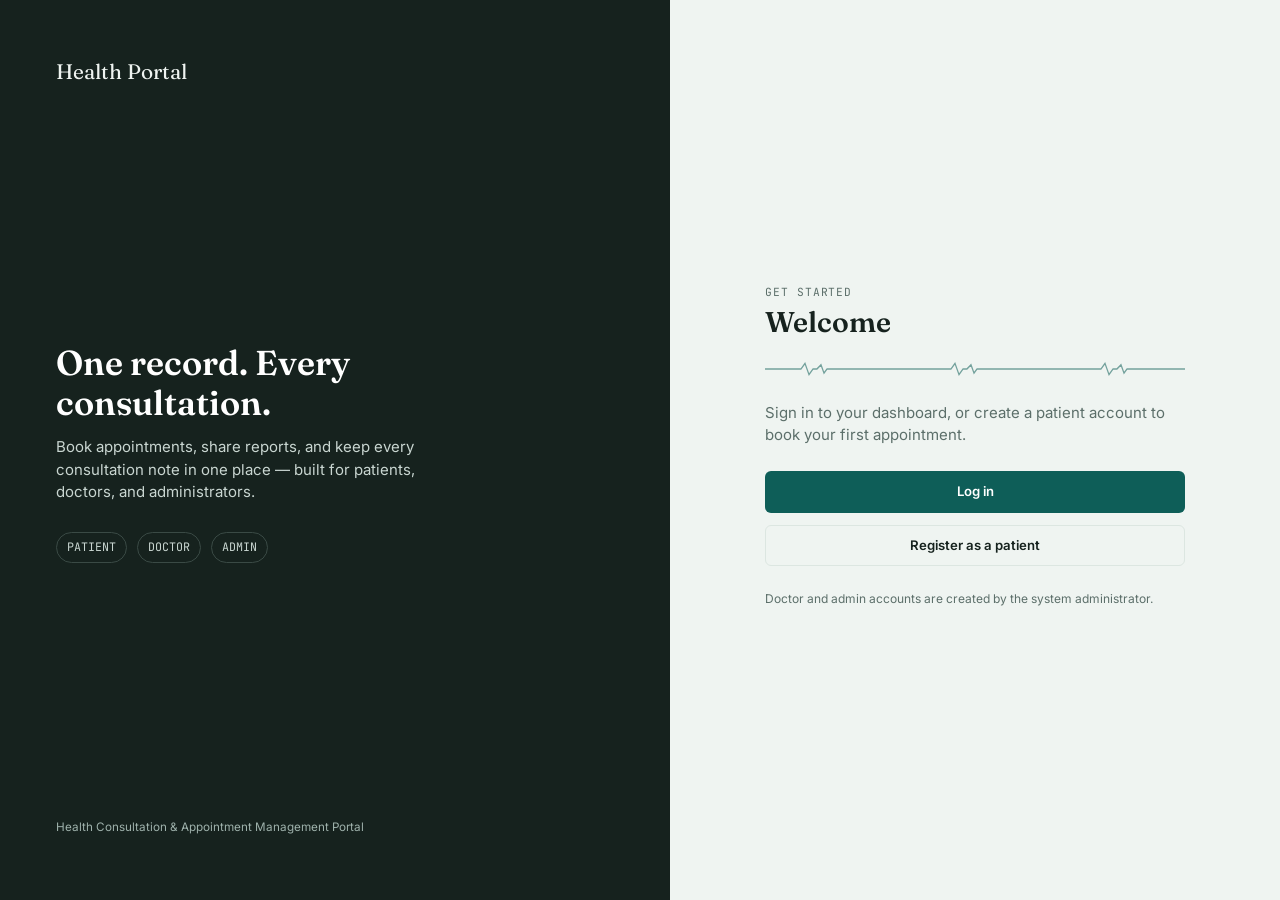
<file: frontend/index.html>
<!DOCTYPE html>
<html lang="en">
<head>
<meta charset="UTF-8">
<meta name="viewport" content="width=device-width, initial-scale=1.0">
<title>Health Consultation &amp; Appointment Portal</title>
<link rel="stylesheet" href="assets/css/style.css">
</head>
<body data-role="patient">

<div class="auth-shell">
  <aside class="auth-aside">
    <div class="brand">Health Portal</div>
    <div class="pitch">
      <h1>One record. Every consultation.</h1>
      <p>Book appointments, share reports, and keep every consultation note in one place — built for patients, doctors, and administrators.</p>
      <div class="roles">
        <span class="role-chip">PATIENT</span>
        <span class="role-chip">DOCTOR</span>
        <span class="role-chip">ADMIN</span>
      </div>
    </div>
    <p class="muted" style="color:#9FB2AC; font-size:0.78rem;">Health Consultation &amp; Appointment Management Portal</p>
  </aside>

  <main class="auth-main">
    <div class="auth-card">
      <div class="eyebrow">Get started</div>
      <h1>Welcome</h1>
      <div class="vital-divider"></div>
      <p class="muted" style="margin-bottom:24px;">Sign in to your dashboard, or create a patient account to book your first appointment.</p>

      <a class="btn btn-primary btn-block" href="login.html" style="margin-bottom:12px;">Log in</a>
      <a class="btn btn-outline btn-block" href="register.html">Register as a patient</a>

      <p class="muted" style="margin-top:24px; font-size:0.8rem;">
        Doctor and admin accounts are created by the system administrator.
      </p>
    </div>
  </main>
</div>

</body>
</html>
</file>
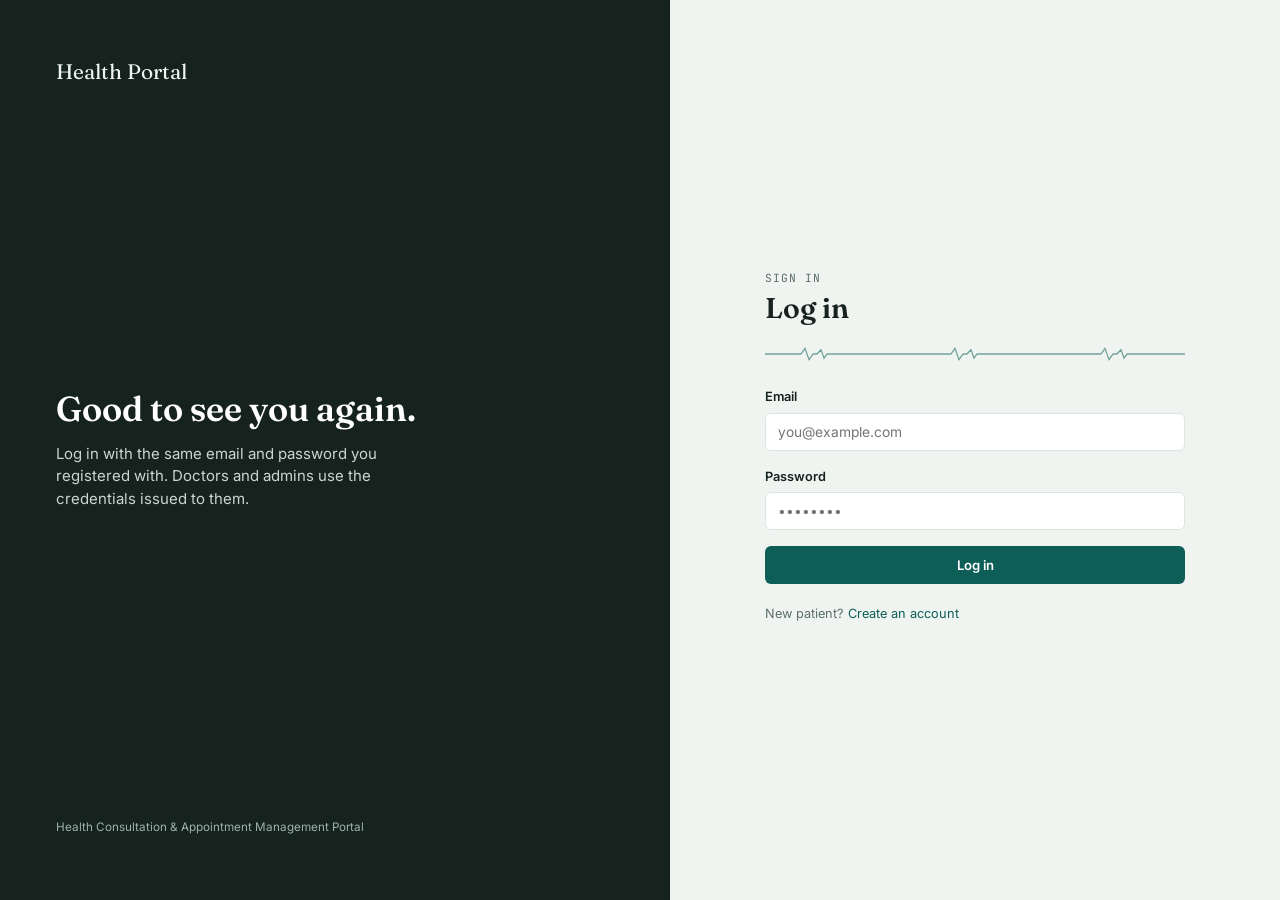
<file: frontend/login.html>
<!DOCTYPE html>
<html lang="en">
<head>
<meta charset="UTF-8">
<meta name="viewport" content="width=device-width, initial-scale=1.0">
<title>Log in — Health Portal</title>
<link rel="stylesheet" href="assets/css/style.css">
</head>
<body data-role="patient">

<div class="auth-shell">
  <aside class="auth-aside">
    <div class="brand">Health Portal</div>
    <div class="pitch">
      <h1>Good to see you again.</h1>
      <p>Log in with the same email and password you registered with. Doctors and admins use the credentials issued to them.</p>
    </div>
    <p class="muted" style="color:#9FB2AC; font-size:0.78rem;">Health Consultation &amp; Appointment Management Portal</p>
  </aside>

  <main class="auth-main">
    <div class="auth-card">
      <div class="eyebrow">Sign in</div>
      <h1>Log in</h1>
      <div class="vital-divider"></div>

      <form id="loginForm" novalidate>
        <div class="field">
          <label for="email">Email</label>
          <input type="email" id="email" name="email" autocomplete="email" placeholder="you@example.com">
          <div class="error"></div>
        </div>
        <div class="field">
          <label for="password">Password</label>
          <input type="password" id="password" name="password" autocomplete="current-password" placeholder="••••••••">
          <div class="error"></div>
        </div>
        <button type="submit" class="btn btn-primary btn-block">Log in</button>
      </form>

      <p class="muted" style="margin-top:20px; font-size:0.85rem;">
        New patient? <a href="register.html">Create an account</a>
      </p>
    </div>
  </main>
</div>

<script>window.API_BASE = '../backend/api';</script>
<script src="assets/js/api.js"></script>
<script src="assets/js/validation.js"></script>
<script>
const form = document.getElementById('loginForm');

form.addEventListener('submit', async (e) => {
  e.preventDefault();
  const valid = validateForm(form, {
    email: [required, isEmail],
    password: [required],
  });
  if (!valid) return;

  const btn = form.querySelector('button[type="submit"]');
  btn.disabled = true;
  btn.textContent = 'Logging in…';

  const res = await apiCall('auth', 'login', {
    email: form.email.value.trim(),
    password: form.password.value,
  });

  btn.disabled = false;
  btn.textContent = 'Log in';

  if (!res.success) {
    toast(res.message, 'error');
    return;
  }

  const role = res.data.role;
  if (role === 'patient') window.location.href = 'patient/dashboard.html';
  else if (role === 'doctor') window.location.href = 'doctor/dashboard.html';
  else window.location.href = 'admin/dashboard.html';
});
</script>

</body>
</html>
</file>
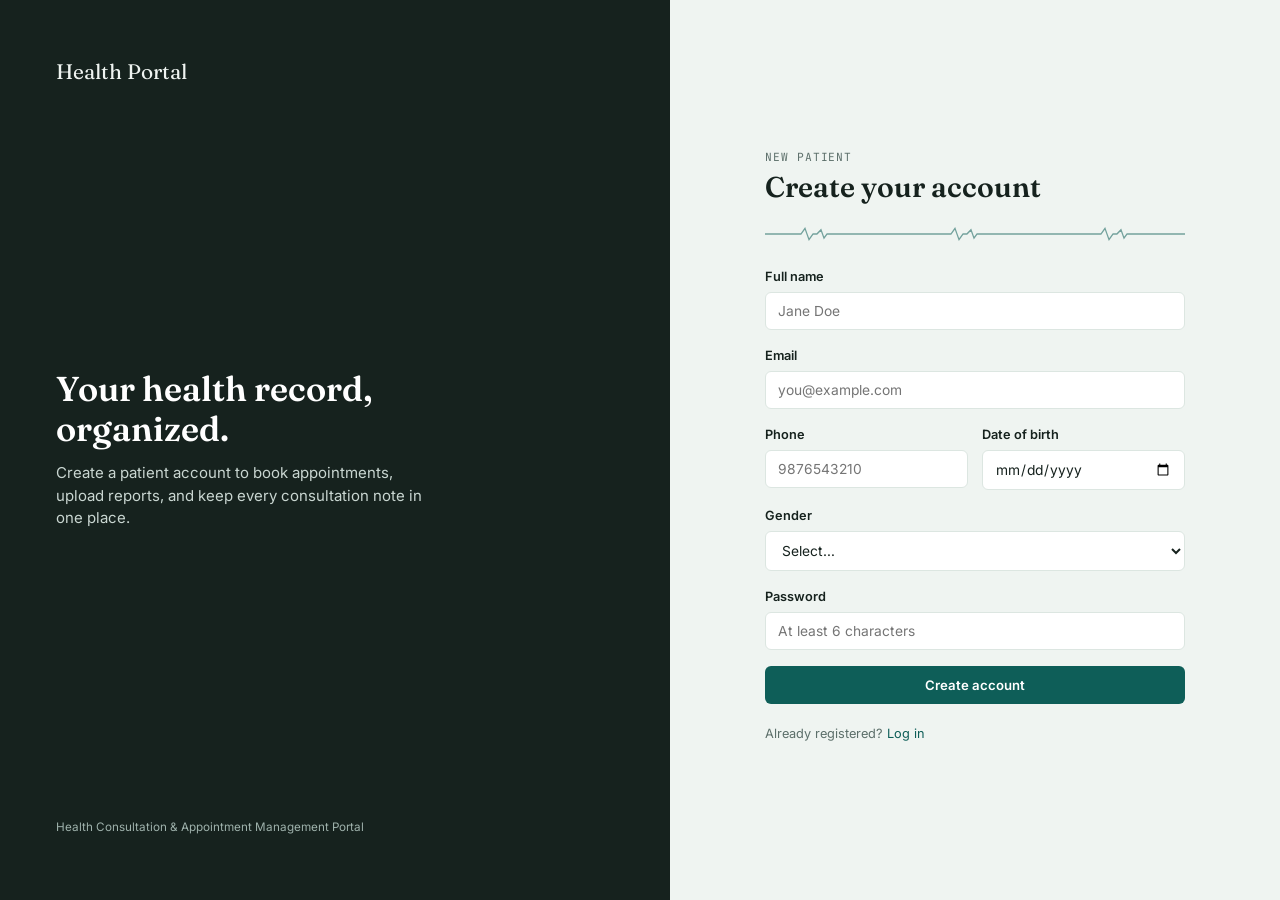
<file: frontend/register.html>
<!DOCTYPE html>
<html lang="en">
<head>
<meta charset="UTF-8">
<meta name="viewport" content="width=device-width, initial-scale=1.0">
<title>Register — Health Portal</title>
<link rel="stylesheet" href="assets/css/style.css">
</head>
<body data-role="patient">

<div class="auth-shell">
  <aside class="auth-aside">
    <div class="brand">Health Portal</div>
    <div class="pitch">
      <h1>Your health record, organized.</h1>
      <p>Create a patient account to book appointments, upload reports, and keep every consultation note in one place.</p>
    </div>
    <p class="muted" style="color:#9FB2AC; font-size:0.78rem;">Health Consultation &amp; Appointment Management Portal</p>
  </aside>

  <main class="auth-main">
    <div class="auth-card">
      <div class="eyebrow">New patient</div>
      <h1>Create your account</h1>
      <div class="vital-divider"></div>

      <form id="registerForm" novalidate>
        <div class="field">
          <label for="name">Full name</label>
          <input type="text" id="name" name="name" placeholder="Jane Doe">
          <div class="error"></div>
        </div>
        <div class="field">
          <label for="email">Email</label>
          <input type="email" id="email" name="email" placeholder="you@example.com">
          <div class="error"></div>
        </div>
        <div class="row-2">
          <div class="field">
            <label for="phone">Phone</label>
            <input type="text" id="phone" name="phone" placeholder="9876543210">
            <div class="error"></div>
          </div>
          <div class="field">
            <label for="dob">Date of birth</label>
            <input type="date" id="dob" name="dob">
            <div class="error"></div>
          </div>
        </div>
        <div class="field">
          <label for="gender">Gender</label>
          <select id="gender" name="gender">
            <option value="">Select…</option>
            <option value="male">Male</option>
            <option value="female">Female</option>
            <option value="other">Other</option>
          </select>
        </div>
        <div class="field">
          <label for="password">Password</label>
          <input type="password" id="password" name="password" placeholder="At least 6 characters">
          <div class="error"></div>
        </div>
        <button type="submit" class="btn btn-primary btn-block">Create account</button>
      </form>

      <p class="muted" style="margin-top:20px; font-size:0.85rem;">
        Already registered? <a href="login.html">Log in</a>
      </p>
    </div>
  </main>
</div>

<script>window.API_BASE = '../backend/api';</script>
<script src="assets/js/api.js"></script>
<script src="assets/js/validation.js"></script>
<script>
const form = document.getElementById('registerForm');

form.addEventListener('submit', async (e) => {
  e.preventDefault();
  const valid = validateForm(form, {
    name: [required],
    email: [required, isEmail],
    phone: [isPhone],
    password: [required, minLen(6)],
  });
  if (!valid) return;

  const btn = form.querySelector('button[type="submit"]');
  btn.disabled = true;
  btn.textContent = 'Creating account…';

  const res = await apiCall('auth', 'register', {
    name: form.name.value.trim(),
    email: form.email.value.trim(),
    phone: form.phone.value.trim(),
    dob: form.dob.value,
    gender: form.gender.value,
    password: form.password.value,
  });

  btn.disabled = false;
  btn.textContent = 'Create account';

  if (!res.success) {
    toast(res.message, 'error');
    return;
  }

  toast('Account created! Redirecting to login…', 'success');
  setTimeout(() => (window.location.href = 'login.html'), 1200);
});
</script>

</body>
</html>
</file>
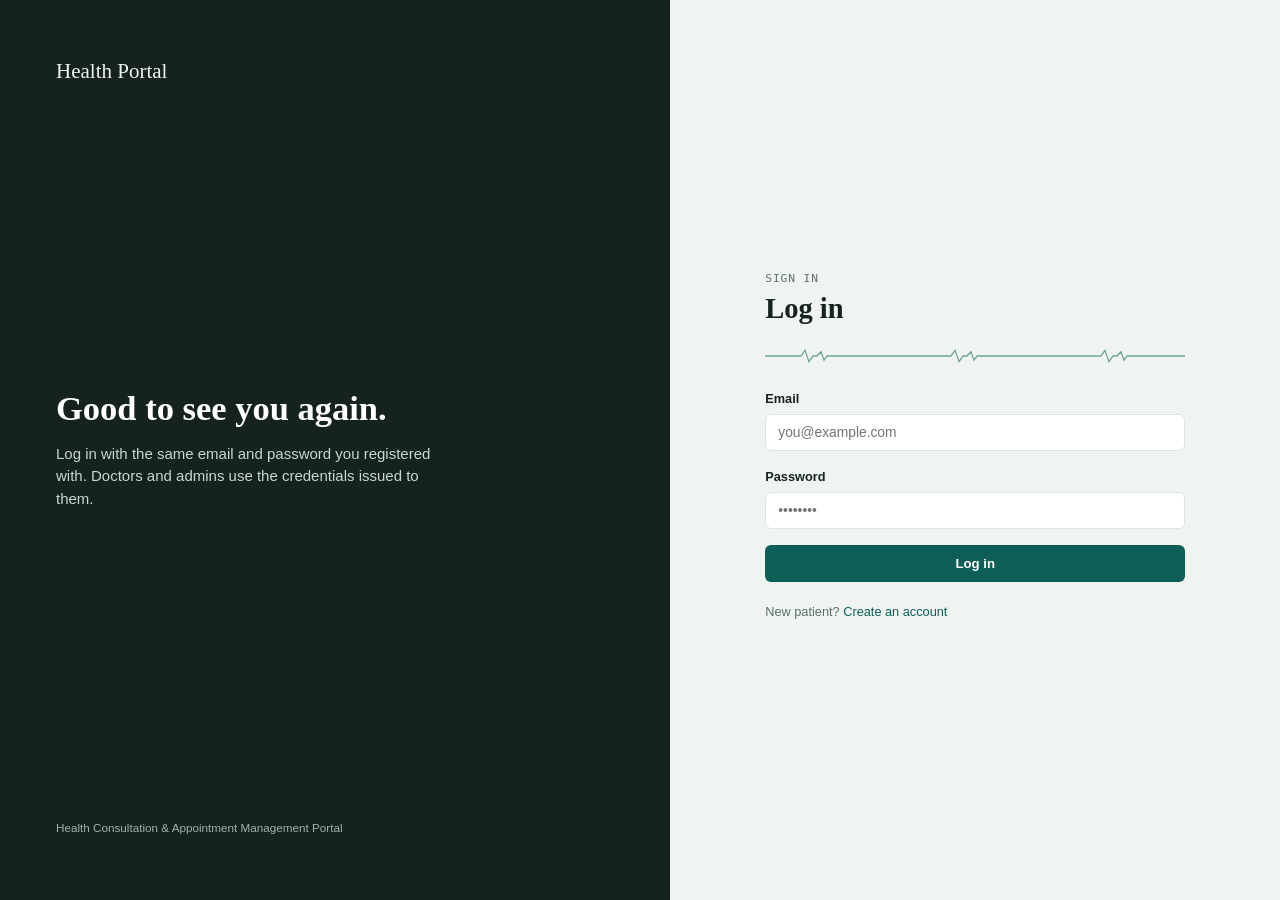
<file: frontend/admin/dashboard.html>
<!DOCTYPE html>
<html lang="en">
<head>
<meta charset="UTF-8">
<meta name="viewport" content="width=device-width, initial-scale=1.0">
<title>Admin Dashboard — Health Portal</title>
<link rel="stylesheet" href="../assets/css/style.css">
</head>
<body data-role="admin">

<div class="app-shell">
  <aside class="sidebar">
    <div class="brand">Health Portal</div>
    <div class="role-label">Admin Panel</div>
    <nav>
      <button class="nav-link active" data-section="overview">System Reports</button>
      <button class="nav-link" data-section="patients">Manage Patients</button>
      <button class="nav-link" data-section="doctors">Manage Doctors</button>
      <button class="nav-link" data-section="appointments">Manage Appointments</button>
      <button class="nav-link" data-section="records">Medical Records</button>
      <button class="nav-link" data-section="activity">Activity Log</button>
      <button class="nav-link" data-section="settings">Account Settings</button>
    </nav>
    <button class="btn btn-outline btn-sm logout-btn" id="logoutBtn" style="color:#DCE6E1; border-color:#3A4A45;">Log out</button>
  </aside>

  <div>
    <div class="topbar">
      <strong>Admin Dashboard</strong>
      <div class="who">Signed in as <strong id="whoName">—</strong></div>
    </div>

    <div class="content">

      <section class="section active" id="section-overview">
        <div class="page-head"><h1>System Reports</h1><div class="vital-divider"></div></div>
        <div class="stat-grid">
          <div class="stat-card"><div class="num" id="statPatients">0</div><div class="label">Registered patients</div></div>
          <div class="stat-card"><div class="num" id="statDoctors">0</div><div class="label">Active doctors</div></div>
          <div class="stat-card"><div class="num" id="statAppts">0</div><div class="label">Total appointments</div></div>
        </div>
        <div class="card">
          <h2>Today</h2>
          <div class="sub" id="statTodayLine">Loading…</div>
        </div>
        <div class="card">
          <h2>Database</h2>
          <div class="sub">Schema, seed data, and structure live in <span class="mono">/database/schema.sql</span>. Use phpMyAdmin (or your MySQL client of choice) for backups, restores, or direct inspection — this dashboard intentionally doesn't expose raw SQL access for safety.</div>
        </div>
      </section>

      <section class="section" id="section-patients">
        <div class="page-head"><h1>Manage Patients</h1><div class="vital-divider"></div></div>
        <div class="card">
          <table>
            <thead><tr><th>Name</th><th>Contact</th><th>Status</th><th>Joined</th><th></th></tr></thead>
            <tbody id="patientsTableBody"><tr><td colspan="5" class="table-empty">Loading…</td></tr></tbody>
          </table>
        </div>
      </section>

      <section class="section" id="section-doctors">
        <div class="page-head flex-between">
          <div><h1>Manage Doctors</h1><div class="vital-divider"></div></div>
          <button class="btn btn-primary" id="addDoctorBtn">+ Add Doctor</button>
        </div>
        <div class="card">
          <table>
            <thead><tr><th>Name</th><th>Specialization</th><th>Fee</th><th>Status</th><th></th></tr></thead>
            <tbody id="doctorsTableBody"><tr><td colspan="5" class="table-empty">Loading…</td></tr></tbody>
          </table>
        </div>
      </section>

      <section class="section" id="section-appointments">
        <div class="page-head"><h1>Manage Appointments</h1><div class="vital-divider"></div></div>
        <div class="card">
          <table>
            <thead><tr><th>Patient</th><th>Doctor</th><th>Date &amp; Time</th><th>Status</th></tr></thead>
            <tbody id="apptTableBody"><tr><td colspan="4" class="table-empty">Loading…</td></tr></tbody>
          </table>
        </div>
      </section>

      <section class="section" id="section-records">
        <div class="page-head"><h1>Medical Records</h1><div class="vital-divider"></div></div>
        <div class="card">
          <table>
            <thead><tr><th>Patient</th><th>File</th><th>Description</th><th>Uploaded</th><th></th></tr></thead>
            <tbody id="recordsTableBody"><tr><td colspan="5" class="table-empty">Loading…</td></tr></tbody>
          </table>
        </div>
      </section>

      <section class="section" id="section-activity">
        <div class="page-head"><h1>Activity Log</h1><div class="vital-divider"></div></div>
        <div class="card">
          <table>
            <thead><tr><th>User</th><th>Role</th><th>Action</th><th>Details</th><th>When</th></tr></thead>
            <tbody id="activityTableBody"><tr><td colspan="5" class="table-empty">Loading…</td></tr></tbody>
          </table>
        </div>
      </section>

      <section class="section" id="section-settings">
        <div class="page-head"><h1>Account Settings</h1><div class="vital-divider"></div></div>
        <div class="card">
          <h2>Change password</h2>
          <form id="passwordForm" novalidate>
            <div class="row-2">
              <div class="field"><label for="cp_current">Current password</label><input type="password" id="cp_current" name="current_password"><div class="error"></div></div>
              <div class="field"><label for="cp_new">New password</label><input type="password" id="cp_new" name="new_password"><div class="error"></div></div>
            </div>
            <button type="submit" class="btn btn-primary">Update password</button>
          </form>
        </div>
      </section>

    </div>
  </div>
</div>


<div class="modal-backdrop" id="addDoctorModal">
  <div class="modal">
    <div class="flex-between"><h2>Add Doctor</h2><button class="close-x" data-close="addDoctorModal">&times;</button></div>
    <form id="addDoctorForm" novalidate>
      <div class="field"><label for="nd_name">Full name</label><input type="text" id="nd_name" name="name"><div class="error"></div></div>
      <div class="field"><label for="nd_email">Email</label><input type="email" id="nd_email" name="email"><div class="error"></div></div>
      <div class="field"><label for="nd_password">Temporary password</label><input type="password" id="nd_password" name="password"><div class="error"></div></div>
      <div class="row-2">
        <div class="field"><label for="nd_spec">Specialization</label><input type="text" id="nd_spec" name="specialization"></div>
        <div class="field"><label for="nd_qual">Qualification</label><input type="text" id="nd_qual" name="qualification"></div>
      </div>
      <div class="row-2">
        <div class="field"><label for="nd_exp">Experience (years)</label><input type="number" id="nd_exp" name="experience_years" min="0"></div>
        <div class="field"><label for="nd_fee">Consultation fee (₹)</label><input type="number" id="nd_fee" name="consultation_fee" min="0"></div>
      </div>
      <div class="field"><label for="nd_phone">Phone</label><input type="text" id="nd_phone" name="phone"></div>
      <button type="submit" class="btn btn-primary btn-block">Create doctor account</button>
    </form>
  </div>
</div>

<div class="modal-backdrop" id="editDoctorModal">
  <div class="modal">
    <div class="flex-between"><h2>Edit Doctor</h2><button class="close-x" data-close="editDoctorModal">&times;</button></div>
    <form id="editDoctorForm" novalidate>
      <input type="hidden" name="id">
      <div class="field"><label for="ed_name">Full name</label><input type="text" id="ed_name" name="name"><div class="error"></div></div>
      <div class="row-2">
        <div class="field"><label for="ed_spec">Specialization</label><input type="text" id="ed_spec" name="specialization"></div>
        <div class="field"><label for="ed_qual">Qualification</label><input type="text" id="ed_qual" name="qualification"></div>
      </div>
      <div class="row-2">
        <div class="field"><label for="ed_exp">Experience (years)</label><input type="number" id="ed_exp" name="experience_years" min="0"></div>
        <div class="field"><label for="ed_fee">Consultation fee (₹)</label><input type="number" id="ed_fee" name="consultation_fee" min="0"></div>
      </div>
      <button type="submit" class="btn btn-primary btn-block">Save changes</button>
    </form>
  </div>
</div>

<script>window.API_BASE = '../../backend/api';</script>
<script src="../assets/js/api.js"></script>
<script src="../assets/js/validation.js"></script>
<script src="js/admin.js"></script>
</body>
</html>
</file>
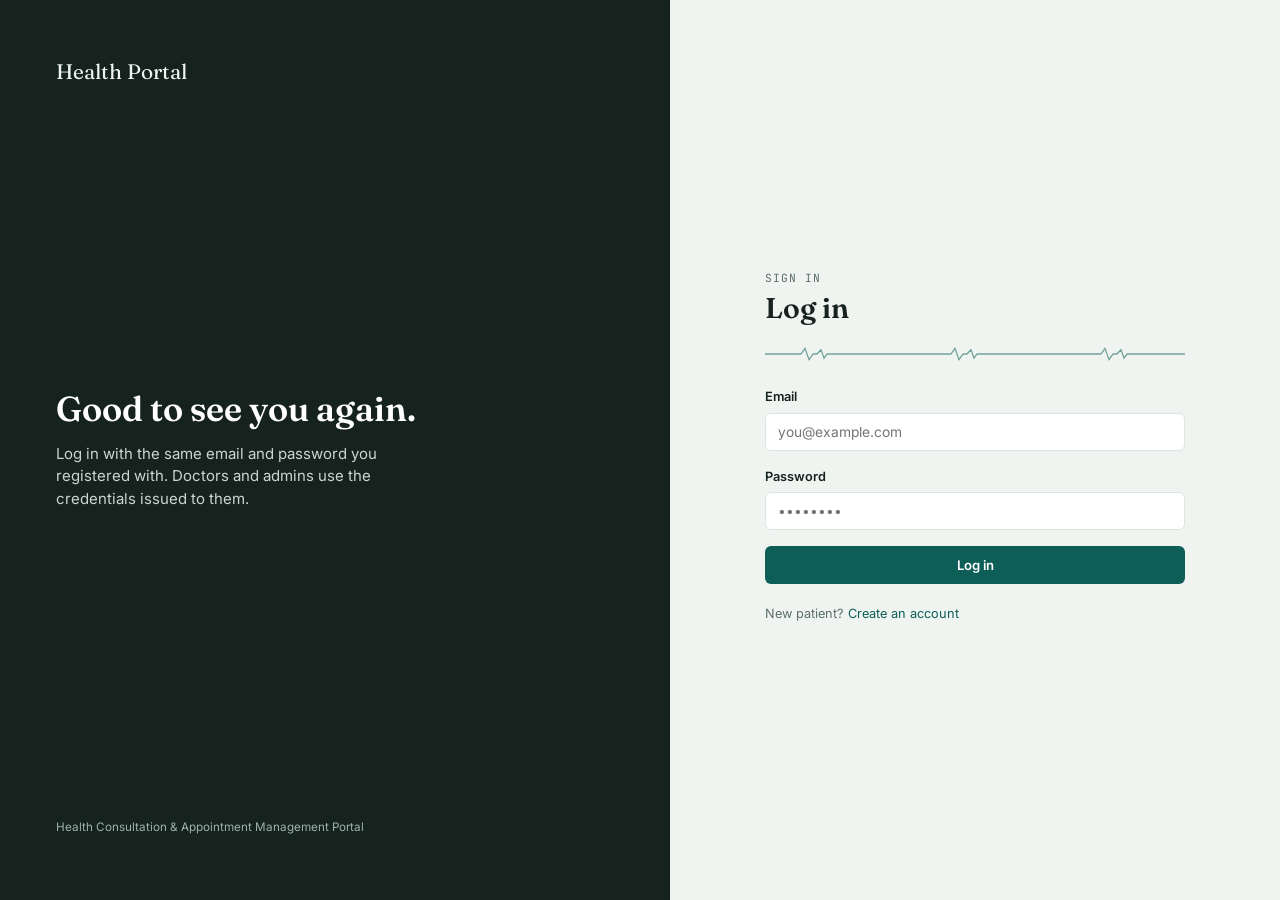
<file: frontend/doctor/dashboard.html>
<!DOCTYPE html>
<html lang="en">
<head>
<meta charset="UTF-8">
<meta name="viewport" content="width=device-width, initial-scale=1.0">
<title>Doctor Dashboard — Health Portal</title>
<link rel="stylesheet" href="../assets/css/style.css">
</head>
<body data-role="doctor">

<div class="app-shell">
  <aside class="sidebar">
    <div class="brand">Health Portal</div>
    <div class="role-label">Doctor Portal</div>
    <nav>
      <button class="nav-link active" data-section="overview">Overview</button>
      <button class="nav-link" data-section="profile">My Profile</button>
      <button class="nav-link" data-section="appointments">Appointments</button>
      <button class="nav-link" data-section="patients">My Patients</button>
      <button class="nav-link" data-section="settings">Account Settings</button>
    </nav>
    <button class="btn btn-outline btn-sm logout-btn" id="logoutBtn" style="color:#DCE6E1; border-color:#3A4A45;">Log out</button>
  </aside>

  <div>
    <div class="topbar">
      <strong>Doctor Dashboard</strong>
      <div class="who">Signed in as <strong id="whoName">—</strong></div>
    </div>

    <div class="content">

      <section class="section active" id="section-overview">
        <div class="page-head"><h1>Today at a glance</h1><div class="vital-divider"></div></div>
        <div class="stat-grid">
          <div class="stat-card"><div class="num" id="statToday">0</div><div class="label">Appointments today</div></div>
          <div class="stat-card"><div class="num" id="statPending">0</div><div class="label">Pending requests</div></div>
          <div class="stat-card"><div class="num" id="statPatients">0</div><div class="label">Total patients</div></div>
        </div>
        <div class="card">
          <h2>Quick actions</h2>
          <div style="display:flex; gap:10px; flex-wrap:wrap;">
            <button class="btn btn-primary" data-goto="appointments">Review appointments</button>
            <button class="btn btn-outline" data-goto="patients">View my patients</button>
          </div>
        </div>
      </section>

      <section class="section" id="section-profile">
        <div class="page-head"><h1>My Profile</h1><div class="vital-divider"></div></div>
        <div class="card">
          <form id="profileForm" novalidate>
            <div class="row-2">
              <div class="field"><label for="d_name">Full name</label><input type="text" id="d_name" name="name"><div class="error"></div></div>
              <div class="field"><label for="d_email">Email</label><input type="email" id="d_email" name="email" disabled></div>
            </div>
            <div class="row-2">
              <div class="field"><label for="d_spec">Specialization</label><input type="text" id="d_spec" name="specialization"></div>
              <div class="field"><label for="d_qual">Qualification</label><input type="text" id="d_qual" name="qualification"></div>
            </div>
            <div class="row-2">
              <div class="field"><label for="d_exp">Experience (years)</label><input type="number" id="d_exp" name="experience_years" min="0"></div>
              <div class="field"><label for="d_fee">Consultation fee (₹)</label><input type="number" id="d_fee" name="consultation_fee" min="0"></div>
            </div>
            <button type="submit" class="btn btn-primary">Save profile</button>
          </form>
        </div>
      </section>

      <section class="section" id="section-appointments">
        <div class="page-head"><h1>Appointments</h1><div class="vital-divider"></div></div>
        <div class="card">
          <table>
            <thead><tr><th>Patient</th><th>Date &amp; Time</th><th>Reason</th><th>Status</th><th></th></tr></thead>
            <tbody id="apptTableBody"><tr><td colspan="5" class="table-empty">Loading…</td></tr></tbody>
          </table>
        </div>
      </section>

      <section class="section" id="section-patients">
        <div class="page-head"><h1>My Patients</h1><div class="vital-divider"></div></div>
        <div class="card">
          <table>
            <thead><tr><th>Name</th><th>Contact</th><th>Gender</th><th>Blood group</th><th></th></tr></thead>
            <tbody id="patientsTableBody"><tr><td colspan="5" class="table-empty">Loading…</td></tr></tbody>
          </table>
        </div>
      </section>

      <section class="section" id="section-settings">
        <div class="page-head"><h1>Account Settings</h1><div class="vital-divider"></div></div>
        <div class="card">
          <h2>Change password</h2>
          <form id="passwordForm" novalidate>
            <div class="row-2">
              <div class="field"><label for="cp_current">Current password</label><input type="password" id="cp_current" name="current_password"><div class="error"></div></div>
              <div class="field"><label for="cp_new">New password</label><input type="password" id="cp_new" name="new_password"><div class="error"></div></div>
            </div>
            <button type="submit" class="btn btn-primary">Update password</button>
          </form>
        </div>
      </section>

    </div>
  </div>
</div>


<div class="modal-backdrop" id="historyModal">
  <div class="modal" style="max-width:640px; max-height:80vh; overflow-y:auto;">
    <div class="flex-between"><h2 id="historyName">Patient history</h2><button class="close-x" data-close="historyModal">&times;</button></div>
    <div id="historyBody"></div>
  </div>
</div>


<div class="modal-backdrop" id="notesModal">
  <div class="modal">
    <div class="flex-between"><h2>Add Consultation Notes</h2><button class="close-x" data-close="notesModal">&times;</button></div>
    <form id="notesForm" novalidate>
      <input type="hidden" name="appointment_id">
      <div class="field"><label for="n_notes">Notes</label><textarea id="n_notes" name="notes" placeholder="Diagnosis, observations, advice…"></textarea><div class="error"></div></div>
      <div class="field"><label for="n_rx">Prescription (optional)</label><textarea id="n_rx" name="prescription" placeholder="Medicines, dosage, duration…"></textarea></div>
      <button type="submit" class="btn btn-primary btn-block">Save &amp; mark completed</button>
    </form>
  </div>
</div>

<script>window.API_BASE = '../../backend/api';</script>
<script src="../assets/js/api.js"></script>
<script src="../assets/js/validation.js"></script>
<script src="js/doctor.js"></script>
</body>
</html>
</file>
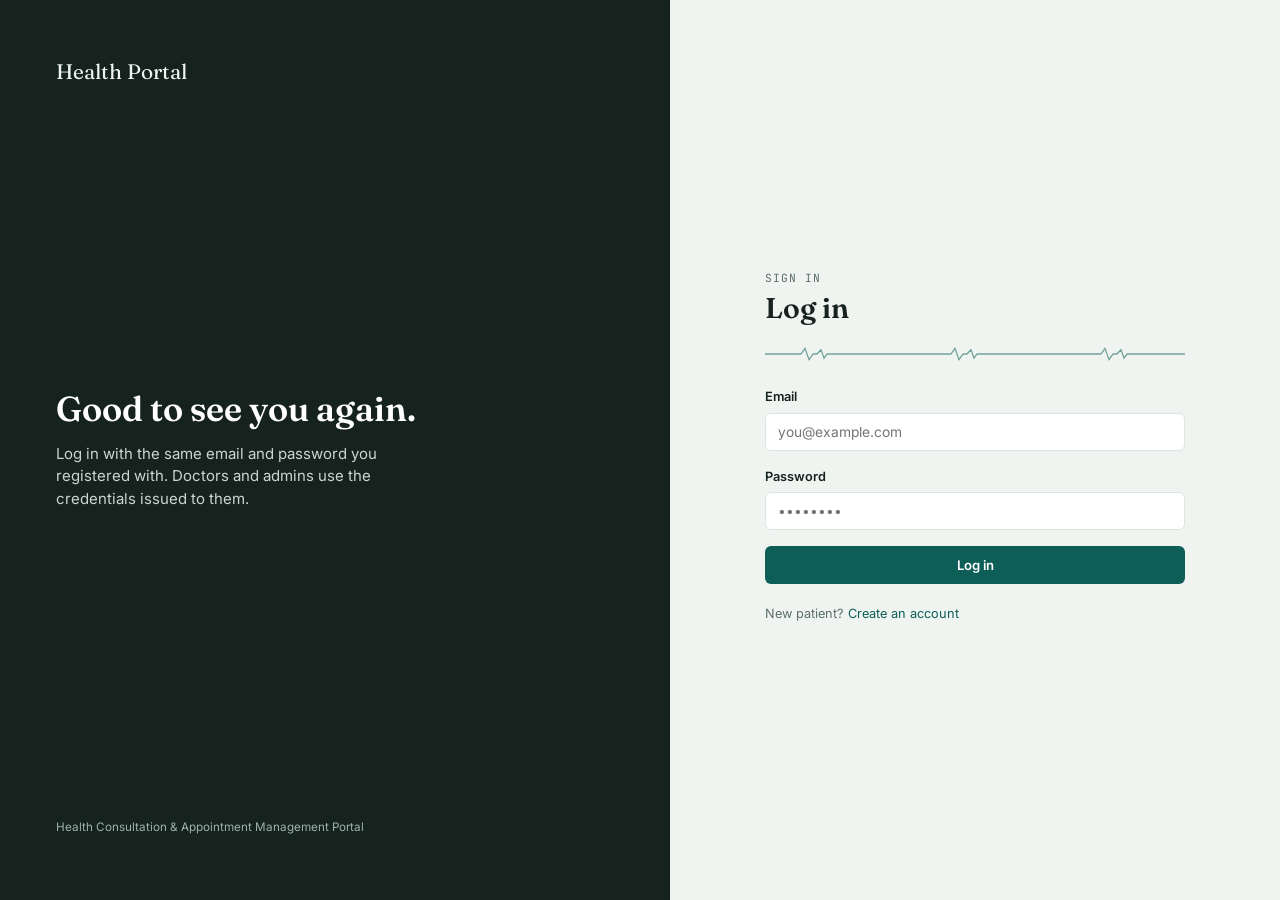
<file: frontend/patient/dashboard.html>
<!DOCTYPE html>
<html lang="en">
<head>
<meta charset="UTF-8">
<meta name="viewport" content="width=device-width, initial-scale=1.0">
<title>Patient Dashboard — Health Portal</title>
<link rel="stylesheet" href="../assets/css/style.css">
</head>
<body data-role="patient">

<div class="app-shell">
  <aside class="sidebar">
    <div class="brand">Health Portal</div>
    <div class="role-label">Patient Portal</div>
    <nav>
      <button class="nav-link active" data-section="overview">Overview</button>
      <button class="nav-link" data-section="profile">My Profile</button>
      <button class="nav-link" data-section="book">Book Appointment</button>
      <button class="nav-link" data-section="appointments">My Appointments</button>
      <button class="nav-link" data-section="reports">Medical Reports</button>
      <button class="nav-link" data-section="consultations">Consultation Records</button>
      <button class="nav-link" data-section="settings">Account Settings</button>
    </nav>
    <button class="btn btn-outline btn-sm logout-btn" id="logoutBtn" style="color:#DCE6E1; border-color:#3A4A45;">Log out</button>
  </aside>

  <div>
    <div class="topbar">
      <strong>Patient Dashboard</strong>
      <div class="who">Signed in as <strong id="whoName">—</strong></div>
    </div>

    <div class="content">

      <section class="section active" id="section-overview">
        <div class="page-head">
          <h1>Welcome back</h1>
          <div class="vital-divider"></div>
        </div>
        <div class="stat-grid">
          <div class="stat-card"><div class="num" id="statUpcoming">0</div><div class="label">Upcoming appointments</div></div>
          <div class="stat-card"><div class="num" id="statReports">0</div><div class="label">Medical reports uploaded</div></div>
          <div class="stat-card"><div class="num" id="statConsults">0</div><div class="label">Consultation records</div></div>
        </div>
        <div class="card">
          <h2>Quick actions</h2>
          <div class="sub">Jump straight to what you need.</div>
          <div style="display:flex; gap:10px; flex-wrap:wrap;">
            <button class="btn btn-primary" data-goto="book">Book an appointment</button>
            <button class="btn btn-outline" data-goto="reports">Upload a report</button>
            <button class="btn btn-outline" data-goto="appointments">View appointments</button>
          </div>
        </div>
      </section>

      <section class="section" id="section-profile">
        <div class="page-head"><h1>My Profile</h1><div class="vital-divider"></div></div>
        <div class="card">
          <form id="profileForm" novalidate>
            <div class="row-2">
              <div class="field"><label for="p_name">Full name</label><input type="text" id="p_name" name="name"><div class="error"></div></div>
              <div class="field"><label for="p_email">Email</label><input type="email" id="p_email" name="email" disabled></div>
            </div>
            <div class="row-2">
              <div class="field"><label for="p_phone">Phone</label><input type="text" id="p_phone" name="phone"><div class="error"></div></div>
              <div class="field"><label for="p_dob">Date of birth</label><input type="date" id="p_dob" name="dob"></div>
            </div>
            <div class="row-2">
              <div class="field">
                <label for="p_gender">Gender</label>
                <select id="p_gender" name="gender">
                  <option value="">Select…</option>
                  <option value="male">Male</option>
                  <option value="female">Female</option>
                  <option value="other">Other</option>
                </select>
              </div>
              <div class="field"><label for="p_blood">Blood group</label><input type="text" id="p_blood" name="blood_group" placeholder="e.g. O+"></div>
            </div>
            <div class="field"><label for="p_address">Address</label><textarea id="p_address" name="address"></textarea></div>
            <button type="submit" class="btn btn-primary">Save profile</button>
          </form>
        </div>
      </section>

      <section class="section" id="section-book">
        <div class="page-head"><h1>Book an Appointment</h1><div class="vital-divider"></div></div>
        <div class="card">
          <form id="bookForm" novalidate>
            <div class="field">
              <label for="b_doctor">Choose a doctor</label>
              <select id="b_doctor" name="doctor_id"><option value="">Loading doctors…</option></select>
              <div class="error"></div>
            </div>
            <div class="row-2">
              <div class="field"><label for="b_date">Date</label><input type="date" id="b_date" name="appointment_date"><div class="error"></div></div>
              <div class="field"><label for="b_time">Time</label><input type="time" id="b_time" name="appointment_time"><div class="error"></div></div>
            </div>
            <div class="field"><label for="b_reason">Reason for visit</label><textarea id="b_reason" name="reason" placeholder="Briefly describe your symptoms or reason for the visit"></textarea></div>
            <button type="submit" class="btn btn-primary">Request appointment</button>
          </form>
        </div>
      </section>

      <section class="section" id="section-appointments">
        <div class="page-head"><h1>My Appointments</h1><div class="vital-divider"></div></div>
        <div class="card">
          <table>
            <thead><tr><th>Doctor</th><th>Date &amp; Time</th><th>Reason</th><th>Status</th><th></th></tr></thead>
            <tbody id="apptTableBody"><tr><td colspan="5" class="table-empty">Loading…</td></tr></tbody>
          </table>
        </div>
      </section>

      <section class="section" id="section-reports">
        <div class="page-head"><h1>Medical Reports</h1><div class="vital-divider"></div></div>
        <div class="card">
          <h2>Upload a report</h2>
          <div class="sub">PDF, JPG or PNG — up to 5 MB.</div>
          <form id="uploadForm" novalidate>
            <div class="row-2">
              <div class="field"><label for="r_file">File</label><input type="file" id="r_file" name="report_file" accept=".pdf,.jpg,.jpeg,.png"><div class="error"></div></div>
              <div class="field"><label for="r_desc">Description</label><input type="text" id="r_desc" name="description" placeholder="e.g. Blood test, March 2026"></div>
            </div>
            <button type="submit" class="btn btn-primary">Upload</button>
          </form>
        </div>
        <div class="card">
          <h2>Uploaded reports</h2>
          <table>
            <thead><tr><th>File</th><th>Description</th><th>Uploaded</th><th></th></tr></thead>
            <tbody id="reportsTableBody"><tr><td colspan="4" class="table-empty">Loading…</td></tr></tbody>
          </table>
        </div>
      </section>

      <section class="section" id="section-consultations">
        <div class="page-head"><h1>Consultation Records</h1><div class="vital-divider"></div></div>
        <div class="card">
          <table>
            <thead><tr><th>Doctor</th><th>Date</th><th>Notes</th><th>Prescription</th></tr></thead>
            <tbody id="consultTableBody"><tr><td colspan="4" class="table-empty">Loading…</td></tr></tbody>
          </table>
        </div>
      </section>

      <section class="section" id="section-settings">
        <div class="page-head"><h1>Account Settings</h1><div class="vital-divider"></div></div>
        <div class="card">
          <h2>Change password</h2>
          <form id="passwordForm" novalidate>
            <div class="row-2">
              <div class="field"><label for="cp_current">Current password</label><input type="password" id="cp_current" name="current_password"><div class="error"></div></div>
              <div class="field"><label for="cp_new">New password</label><input type="password" id="cp_new" name="new_password"><div class="error"></div></div>
            </div>
            <button type="submit" class="btn btn-primary">Update password</button>
          </form>
        </div>
      </section>

    </div>
  </div>
</div>

<script>window.API_BASE = '../../backend/api';</script>
<script src="../assets/js/api.js"></script>
<script src="../assets/js/validation.js"></script>
<script src="js/patient.js"></script>
</body>
</html>
</file>
<file: frontend/assets/css/style.css>
@import url('https://fonts.googleapis.com/css2?family=Fraunces:opsz,wght@9..144,400;9..144,500;9..144,600&family=Inter:wght@400;500;600;700&family=JetBrains+Mono:wght@400;500&display=swap');
:root {
  --color-bg:        #EFF4F1;
  --color-surface:   #FFFFFF;
  --color-ink:        #16221E;
  --color-muted:      #5C6F6A;
  --color-border:     #DCE6E1;

  --color-teal:       #0E5E58;   /* patient accent */
  --color-teal-dim:   #0E5E5814;
  --color-coral:      #DD6A4E;   /* doctor accent  */
  --color-coral-dim:  #DD6A4E16;
  --color-slate:      #38465C;   /* admin accent   */
  --color-slate-dim:  #38465C14;

  --color-amber:      #C98A2E;
  --color-danger:     #B8455C;
  --color-success:    #2F8F66;

  --accent:           var(--color-teal);
  --accent-dim:        var(--color-teal-dim);

  --font-display: 'Fraunces', Georgia, serif;
  --font-body:    'Inter', -apple-system, sans-serif;
  --font-mono:    'JetBrains Mono', monospace;

  --radius-sm: 6px;
  --radius-md: 10px;
  --radius-lg: 16px;
  --shadow-card: 0 1px 2px rgba(22, 34, 30, 0.04), 0 8px 24px rgba(22, 34, 30, 0.06);
}

body[data-role="patient"] { --accent: var(--color-teal);  --accent-dim: var(--color-teal-dim); }
body[data-role="doctor"]  { --accent: var(--color-coral); --accent-dim: var(--color-coral-dim); }
body[data-role="admin"]   { --accent: var(--color-slate); --accent-dim: var(--color-slate-dim); }

* { box-sizing: border-box; }

html, body {
  margin: 0;
  padding: 0;
  background: var(--color-bg);
  color: var(--color-ink);
  font-family: var(--font-body);
  font-size: 15px;
  line-height: 1.5;
}

h1, h2, h3 { font-family: var(--font-display); font-weight: 600; margin: 0; color: var(--color-ink); }
h1 { font-size: 1.9rem; }
h2 { font-size: 1.3rem; }
h3 { font-size: 1.05rem; }
p  { margin: 0 0 0.5rem; }
a  { color: var(--accent); text-decoration: none; }
a:hover { text-decoration: underline; }

button:focus-visible, a:focus-visible, input:focus-visible, select:focus-visible, textarea:focus-visible {
  outline: 2px solid var(--accent);
  outline-offset: 2px;
}

@media (prefers-reduced-motion: reduce) {
  * { animation-duration: 0.001ms !important; transition-duration: 0.001ms !important; }
}

.vital-divider {
  height: 14px;
  width: 100%;
  background-color: var(--accent);
  opacity: 0.55;
  -webkit-mask-image: url("data:image/svg+xml,%3Csvg xmlns='http://www.w3.org/2000/svg' viewBox='0 0 300 20' preserveAspectRatio='none'%3E%3Cpath d='M0 10 H60 L72 10 L80 2 L88 18 L96 10 L104 10 L112 4 L118 16 L124 10 H300' fill='none' stroke='black' stroke-width='2.4'/%3E%3C/svg%3E");
  mask-image: url("data:image/svg+xml,%3Csvg xmlns='http://www.w3.org/2000/svg' viewBox='0 0 300 20' preserveAspectRatio='none'%3E%3Cpath d='M0 10 H60 L72 10 L80 2 L88 18 L96 10 L104 10 L112 4 L118 16 L124 10 H300' fill='none' stroke='black' stroke-width='2.4'/%3E%3C/svg%3E");
  mask-repeat: repeat-x;
  -webkit-mask-repeat: repeat-x;
  mask-size: 150px 14px;
  -webkit-mask-size: 150px 14px;
}


.auth-shell {
  min-height: 100vh;
  display: grid;
  grid-template-columns: 1.1fr 1fr;
}
@media (max-width: 880px) {
  .auth-shell { grid-template-columns: 1fr; }
  .auth-aside { display: none; }
}
.auth-aside {
  background: var(--color-ink);
  color: #EFF4F1;
  padding: 56px;
  display: flex;
  flex-direction: column;
  justify-content: space-between;
}
.auth-aside .brand { font-family: var(--font-display); font-size: 1.4rem; }
.auth-aside .pitch { max-width: 380px; }
.auth-aside .pitch h1 { color: #fff; font-size: 2.3rem; line-height: 1.15; margin-bottom: 14px; }
.auth-aside .pitch p { color: #C9D6D1; }
.auth-aside .roles { display: flex; gap: 10px; margin-top: 28px; flex-wrap: wrap; }
.role-chip { font-family: var(--font-mono); font-size: 0.78rem; padding: 6px 10px; border-radius: 999px; border: 1px solid #3A4A45; color: #C9D6D1; }

.auth-main {
  display: flex;
  align-items: center;
  justify-content: center;
  padding: 40px 24px;
}
.auth-card {
  width: 100%;
  max-width: 420px;
}
.auth-card .vital-divider { margin: 18px 0 26px; }
.auth-card .eyebrow { font-family: var(--font-mono); font-size: 0.75rem; letter-spacing: 0.08em; text-transform: uppercase; color: var(--color-muted); }


.field { margin-bottom: 16px; }
.field label { display: block; font-size: 0.85rem; font-weight: 600; margin-bottom: 6px; color: var(--color-ink); }
.field .hint { font-size: 0.78rem; color: var(--color-muted); margin-top: 4px; }
.field .error { font-size: 0.78rem; color: var(--color-danger); margin-top: 4px; display: none; }
.field.has-error .error { display: block; }
.field.has-error input, .field.has-error select, .field.has-error textarea { border-color: var(--color-danger); }

input, select, textarea {
  width: 100%;
  font-family: var(--font-body);
  font-size: 0.92rem;
  padding: 10px 12px;
  border: 1px solid var(--color-border);
  border-radius: var(--radius-sm);
  background: var(--color-surface);
  color: var(--color-ink);
}
textarea { resize: vertical; min-height: 80px; }

.row-2 { display: grid; grid-template-columns: 1fr 1fr; gap: 14px; }
@media (max-width: 560px) { .row-2 { grid-template-columns: 1fr; } }

.btn {
  display: inline-flex;
  align-items: center;
  justify-content: center;
  gap: 6px;
  font-family: var(--font-body);
  font-weight: 600;
  font-size: 0.88rem;
  padding: 10px 18px;
  border-radius: var(--radius-sm);
  border: 1px solid transparent;
  cursor: pointer;
  transition: transform 0.08s ease, opacity 0.15s ease;
}
.btn:active { transform: translateY(1px); }
.btn-primary { background: var(--accent); color: #fff; }
.btn-primary:hover { opacity: 0.92; }
.btn-outline { background: transparent; border-color: var(--color-border); color: var(--color-ink); }
.btn-outline:hover { border-color: var(--accent); color: var(--accent); }
.btn-danger { background: var(--color-danger); color: #fff; }
.btn-block { width: 100%; }
.btn-sm { padding: 6px 12px; font-size: 0.8rem; }


.app-shell { display: grid; grid-template-columns: 230px 1fr; min-height: 100vh; }
@media (max-width: 860px) { .app-shell { grid-template-columns: 1fr; } .sidebar { display: none; } }

.sidebar {
  background: var(--color-ink);
  color: #DCE6E1;
  padding: 26px 18px;
  display: flex;
  flex-direction: column;
}
.sidebar .brand { font-family: var(--font-display); color: #fff; font-size: 1.15rem; margin-bottom: 4px; }
.sidebar .role-label { font-family: var(--font-mono); font-size: 0.72rem; color: var(--accent); text-transform: uppercase; letter-spacing: 0.08em; }
.sidebar nav { margin-top: 28px; display: flex; flex-direction: column; gap: 4px; flex: 1; }
.sidebar nav button {
  text-align: left;
  background: none;
  border: none;
  color: #B8C7C1;
  font-family: var(--font-body);
  font-size: 0.88rem;
  padding: 10px 12px;
  border-radius: var(--radius-sm);
  cursor: pointer;
}
.sidebar nav button:hover { background: rgba(255,255,255,0.06); color: #fff; }
.sidebar nav button.active { background: var(--accent); color: #fff; }
.sidebar .logout-btn { margin-top: auto; }

.topbar {
  display: flex;
  align-items: center;
  justify-content: space-between;
  padding: 18px 32px;
  background: var(--color-surface);
  border-bottom: 1px solid var(--color-border);
}
.topbar .who { font-size: 0.85rem; color: var(--color-muted); }
.topbar .who strong { color: var(--color-ink); }

.content { padding: 28px 32px 60px; max-width: 1100px; }
.content .page-head { margin-bottom: 18px; }
.content .page-head .vital-divider { margin-top: 10px; max-width: 220px; }

.section { display: none; }
.section.active { display: block; }

.card {
  background: var(--color-surface);
  border: 1px solid var(--color-border);
  border-radius: var(--radius-lg);
  box-shadow: var(--shadow-card);
  padding: 24px;
  margin-bottom: 20px;
}
.card h2 { margin-bottom: 4px; }
.card .sub { color: var(--color-muted); font-size: 0.85rem; margin-bottom: 18px; }

.stat-grid { display: grid; grid-template-columns: repeat(3, 1fr); gap: 16px; margin-bottom: 22px; }
@media (max-width: 700px) { .stat-grid { grid-template-columns: 1fr; } }
.stat-card {
  background: var(--color-surface);
  border: 1px solid var(--color-border);
  border-radius: var(--radius-md);
  padding: 18px 20px;
}
.stat-card .num { font-family: var(--font-display); font-size: 2rem; color: var(--accent); }
.stat-card .label { font-size: 0.8rem; color: var(--color-muted); }


table { width: 100%; border-collapse: collapse; font-size: 0.88rem; }
th { text-align: left; font-size: 0.74rem; text-transform: uppercase; letter-spacing: 0.04em; color: var(--color-muted); padding: 10px 12px; border-bottom: 1px solid var(--color-border); }
td { padding: 12px 12px; border-bottom: 1px solid var(--color-border); vertical-align: middle; }
tr:last-child td { border-bottom: none; }
.table-empty { padding: 30px 12px; text-align: center; color: var(--color-muted); }
.mono { font-family: var(--font-mono); font-size: 0.85em; }

.badge {
  display: inline-flex;
  align-items: center;
  gap: 6px;
  font-family: var(--font-mono);
  font-size: 0.74rem;
  text-transform: uppercase;
  letter-spacing: 0.03em;
  padding: 4px 10px;
  border-radius: 999px;
}
.badge .dot { width: 6px; height: 6px; border-radius: 50%; }
.badge.pending   { background: #F2E3C6; color: #7A5A14; }
.badge.confirmed { background: var(--color-teal-dim); color: var(--color-teal); }
.badge.completed { background: #DCEFE3; color: var(--color-success); }
.badge.cancelled { background: #F4DCE1; color: var(--color-danger); }
.badge.active     { background: #DCEFE3; color: var(--color-success); }
.badge.suspended  { background: #F4DCE1; color: var(--color-danger); }

.badge.pending .dot, .badge.confirmed .dot { background: currentColor; animation: pulse-dot 1.6s ease-in-out infinite; }
@keyframes pulse-dot {
  0%, 100% { opacity: 1; transform: scale(1); }
  50% { opacity: 0.35; transform: scale(0.7); }
}

.flex-between { display: flex; align-items: center; justify-content: space-between; gap: 12px; flex-wrap: wrap; }
.muted { color: var(--color-muted); }
.toast {
  position: fixed;
  bottom: 24px;
  right: 24px;
  background: var(--color-ink);
  color: #fff;
  padding: 12px 18px;
  border-radius: var(--radius-md);
  font-size: 0.85rem;
  box-shadow: var(--shadow-card);
  opacity: 0;
  transform: translateY(8px);
  transition: opacity 0.2s ease, transform 0.2s ease;
  pointer-events: none;
  z-index: 50;
  max-width: 320px;
}
.toast.show { opacity: 1; transform: translateY(0); }
.toast.error { background: var(--color-danger); }
.toast.success { background: var(--color-success); }

.modal-backdrop {
  position: fixed; inset: 0; background: rgba(22,34,30,0.45);
  display: none; align-items: center; justify-content: center; padding: 20px; z-index: 40;
}
.modal-backdrop.show { display: flex; }
.modal {
  background: var(--color-surface); border-radius: var(--radius-lg); padding: 26px;
  width: 100%; max-width: 480px; box-shadow: var(--shadow-card);
}
.modal .flex-between { margin-bottom: 16px; }
.close-x { background: none; border: none; font-size: 1.2rem; cursor: pointer; color: var(--color-muted); }

.empty-state { text-align: center; padding: 50px 20px; color: var(--color-muted); }
.empty-state .vital-divider { max-width: 160px; margin: 0 auto 16px; }
</file>
